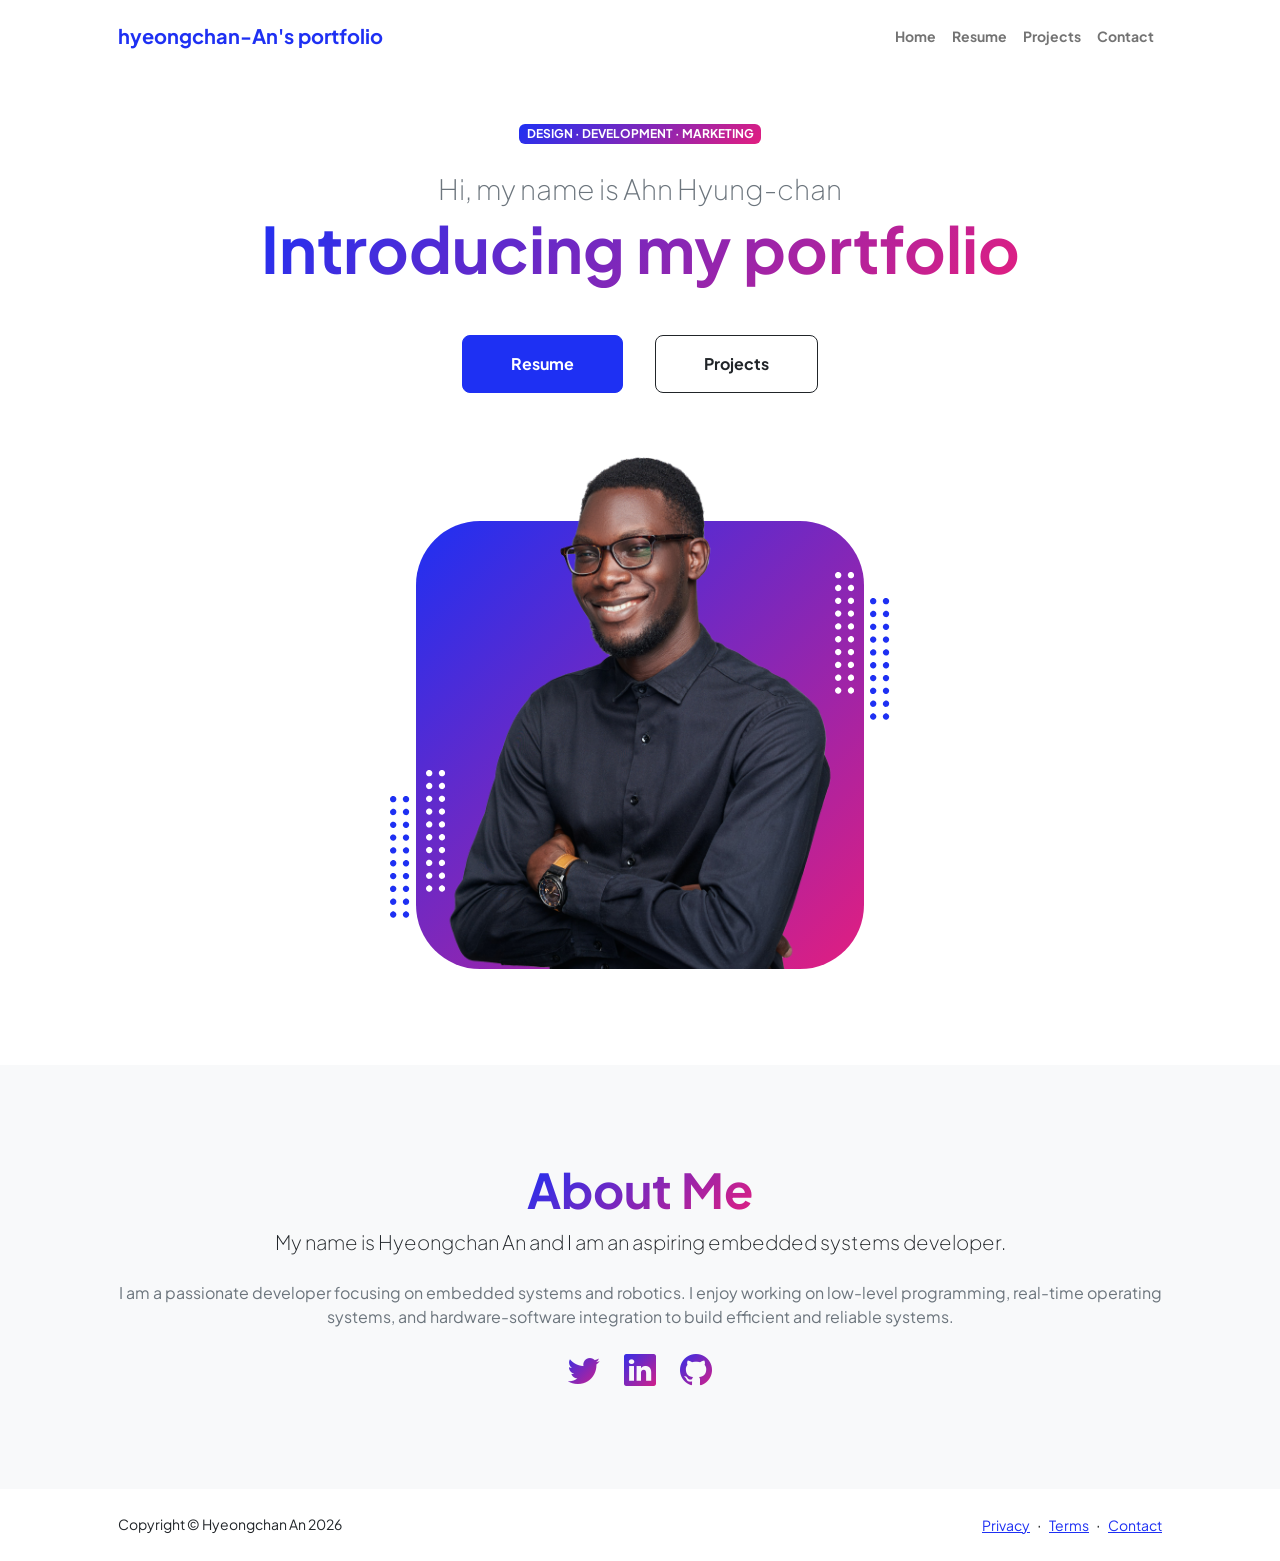
<file: index.html>
<!DOCTYPE html>
<html lang="en">
    <head>
        <meta charset="utf-8" />
        <meta name="viewport" content="width=device-width, initial-scale=1, shrink-to-fit=no" />
        <meta name="description" content="" />
        <meta name="author" content="" />
        <title>Hyeongchan An's Portfolio - Home</title>
        <!-- Favicon-->
        <link rel="icon" type="image/x-icon" href="assets/favicon.ico" />
        <!-- Custom Google font-->
        <link rel="preconnect" href="https://fonts.googleapis.com" />
        <link rel="preconnect" href="https://fonts.gstatic.com" crossorigin />
        <link href="https://fonts.googleapis.com/css2?family=Plus+Jakarta+Sans:wght@100;200;300;400;500;600;700;800;900&amp;display=swap" rel="stylesheet" />
        <!-- Bootstrap icons-->
        <link href="https://cdn.jsdelivr.net/npm/bootstrap-icons@1.8.1/font/bootstrap-icons.css" rel="stylesheet" />
        <!-- Core theme CSS (includes Bootstrap)-->
        <link href="css/styles.css" rel="stylesheet" />
    </head>
    <body class="d-flex flex-column h-100">
        <main class="flex-shrink-0">
            <!-- Navigation-->
            <nav class="navbar navbar-expand-lg navbar-light bg-white py-3">
                <div class="container px-5">
                    <a class="navbar-brand" href="index.html"><span class="fw-bolder text-primary">hyeongchan-An's portfolio</span></a>
                    <button class="navbar-toggler" type="button" data-bs-toggle="collapse" data-bs-target="#navbarSupportedContent" aria-controls="navbarSupportedContent" aria-expanded="false" aria-label="Toggle navigation"><span class="navbar-toggler-icon"></span></button>
                    <div class="collapse navbar-collapse" id="navbarSupportedContent">
                        <ul class="navbar-nav ms-auto mb-2 mb-lg-0 small fw-bolder">
                            <li class="nav-item"><a class="nav-link" href="index.html">Home</a></li>
                            <li class="nav-item"><a class="nav-link" href="resume.html">Resume</a></li>
                            <li class="nav-item"><a class="nav-link" href="projects.html">Projects</a></li>
                            <li class="nav-item"><a class="nav-link" href="contact.html">Contact</a></li>
                        </ul>
                    </div>
                </div>
            </nav>
            <!-- Header-->
            <header class="py-5">
                <div class="container px-5 pb-5">
                    <div class="row gx-5 align-items-center">
                        <div class="col-xxl-5">
                            <!-- Header text content-->
                            <div class="text-center text-xxl-start">
                                <div class="badge bg-gradient-primary-to-secondary text-white mb-4"><div class="text-uppercase">Design &middot; Development &middot; Marketing</div></div>
                                <div class="fs-3 fw-light text-muted">Hi, my name is Ahn Hyung-chan</div>
                                <h1 class="display-3 fw-bolder mb-5"><span class="text-gradient d-inline">Introducing my portfolio</span></h1>
                                <div class="d-grid gap-3 d-sm-flex justify-content-sm-center justify-content-xxl-start mb-3">
                                    <a class="btn btn-primary btn-lg px-5 py-3 me-sm-3 fs-6 fw-bolder" href="resume.html">Resume</a>
                                    <a class="btn btn-outline-dark btn-lg px-5 py-3 fs-6 fw-bolder" href="projects.html">Projects</a>
                                </div>
                            </div>
                        </div>
                        <div class="col-xxl-7">
                            <!-- Header profile picture-->
                            <div class="d-flex justify-content-center mt-5 mt-xxl-0">
                                <div class="profile bg-gradient-primary-to-secondary">
                                    <!-- TIP: For best results, use a photo with a transparent background like the demo example below-->
                                    <!-- Watch a tutorial on how to do this on YouTube (link)-->
                                    <img class="profile-img" src="assets/profile.png" alt="..." />
                                    <div class="dots-1">
                                        <!-- SVG Dots-->
                                        <svg version="1.1" xmlns="http://www.w3.org/2000/svg" xmlns:xlink="http://www.w3.org/1999/xlink" x="0px" y="0px" viewBox="0 0 191.6 1215.4" style="enable-background: new 0 0 191.6 1215.4" xml:space="preserve">
                                            <g transform="translate(0.000000,1280.000000) scale(0.100000,-0.100000)">
                                                <path d="M227.7,12788.6c-105-35-200-141-222-248c-43-206,163-412,369-369c155,32,275,190,260,339c-11,105-90,213-190,262        C383.7,12801.6,289.7,12808.6,227.7,12788.6z"></path>
                                                <path d="M1507.7,12788.6c-151-50-253-216-222-362c25-119,136-230,254-255c194-41,395,142,375,339c-11,105-90,213-190,262        C1663.7,12801.6,1569.7,12808.6,1507.7,12788.6z"></path>
                                                <path d="M227.7,11508.6c-105-35-200-141-222-248c-43-206,163-412,369-369c155,32,275,190,260,339c-11,105-90,213-190,262        C383.7,11521.6,289.7,11528.6,227.7,11508.6z"></path>
                                                <path d="M1507.7,11508.6c-151-50-253-216-222-362c25-119,136-230,254-255c194-41,395,142,375,339c-11,105-90,213-190,262        C1663.7,11521.6,1569.7,11528.6,1507.7,11508.6z"></path>
                                                <path d="M227.7,10228.6c-105-35-200-141-222-248c-43-206,163-412,369-369c155,32,275,190,260,339c-11,105-90,213-190,262        C383.7,10241.6,289.7,10248.6,227.7,10228.6z"></path>
                                                <path d="M1507.7,10228.6c-105-35-200-141-222-248c-43-206,163-412,369-369c155,32,275,190,260,339c-11,105-90,213-190,262        C1663.7,10241.6,1569.7,10248.6,1507.7,10228.6z"></path>
                                                <path d="M227.7,8948.6c-105-35-200-141-222-248c-43-206,163-412,369-369c155,32,275,190,260,339c-11,105-90,213-190,262        C383.7,8961.6,289.7,8968.6,227.7,8948.6z"></path>
                                                <path d="M1507.7,8948.6c-105-35-200-141-222-248c-43-206,163-412,369-369c155,32,275,190,260,339c-11,105-90,213-190,262        C1663.7,8961.6,1569.7,8968.6,1507.7,8948.6z"></path>
                                                <path d="M227.7,7668.6c-105-35-200-141-222-248c-43-206,163-412,369-369c155,32,275,190,260,339c-11,105-90,213-190,262        C383.7,7681.6,289.7,7688.6,227.7,7668.6z"></path>
                                                <path d="M1507.7,7668.6c-105-35-200-141-222-248c-43-206,163-412,369-369c155,32,275,190,260,339c-11,105-90,213-190,262        C1663.7,7681.6,1569.7,7688.6,1507.7,7668.6z"></path>
                                                <path d="M227.7,6388.6c-105-35-200-141-222-248c-43-206,163-412,369-369c155,32,275,190,260,339c-11,105-90,213-190,262        C383.7,6401.6,289.7,6408.6,227.7,6388.6z"></path>
                                                <path d="M1507.7,6388.6c-105-35-200-141-222-248c-43-206,163-412,369-369c155,32,275,190,260,339c-11,105-90,213-190,262        C1663.7,6401.6,1569.7,6408.6,1507.7,6388.6z"></path>
                                                <path d="M227.7,5108.6c-105-35-200-141-222-248c-43-206,163-412,369-369c155,32,275,190,260,339c-11,105-90,213-190,262        C383.7,5121.6,289.7,5128.6,227.7,5108.6z"></path>
                                                <path d="M1507.7,5108.6c-105-35-200-141-222-248c-43-206,163-412,369-369c155,32,275,190,260,339c-11,105-90,213-190,262        C1663.7,5121.6,1569.7,5128.6,1507.7,5108.6z"></path>
                                                <path d="M227.7,3828.6c-105-35-200-141-222-248c-43-206,163-412,369-369c155,32,275,190,260,339c-11,105-90,213-190,262        C383.7,3841.6,289.7,3848.6,227.7,3828.6z"></path>
                                                <path d="M1507.7,3828.6c-105-35-200-141-222-248c-43-206,163-412,369-369c155,32,275,190,260,339c-11,105-90,213-190,262        C1663.7,3841.6,1569.7,3848.6,1507.7,3828.6z"></path>
                                                <path d="M227.7,2548.6c-105-35-200-141-222-248c-43-206,163-412,369-369c155,32,275,190,260,339c-11,105-90,213-190,262        C383.7,2561.6,289.7,2568.6,227.7,2548.6z"></path>
                                                <path d="M1507.7,2548.6c-105-35-200-141-222-248c-43-206,163-412,369-369c155,32,275,190,260,339c-11,105-90,213-190,262        C1663.7,2561.6,1569.7,2568.6,1507.7,2548.6z"></path>
                                                <path d="M227.7,1268.6c-105-35-200-141-222-248c-43-206,163-412,369-369c155,32,275,190,260,339c-11,105-90,213-190,262        C383.7,1281.6,289.7,1288.6,227.7,1268.6z"></path>
                                                <path d="M1507.7,1268.6c-105-35-200-141-222-248c-43-206,163-412,369-369c155,32,275,190,260,339c-11,105-90,213-190,262        C1663.7,1281.6,1569.7,1288.6,1507.7,1268.6z"></path>
                                            </g>
                                        </svg>
                                        <!-- END of SVG dots-->
                                    </div>
                                    <div class="dots-2">
                                        <!-- SVG Dots-->
                                        <svg version="1.1" xmlns="http://www.w3.org/2000/svg" xmlns:xlink="http://www.w3.org/1999/xlink" x="0px" y="0px" viewBox="0 0 191.6 1215.4" style="enable-background: new 0 0 191.6 1215.4" xml:space="preserve">
                                            <g transform="translate(0.000000,1280.000000) scale(0.100000,-0.100000)">
                                                <path d="M227.7,12788.6c-105-35-200-141-222-248c-43-206,163-412,369-369c155,32,275,190,260,339c-11,105-90,213-190,262        C383.7,12801.6,289.7,12808.6,227.7,12788.6z"></path>
                                                <path d="M1507.7,12788.6c-151-50-253-216-222-362c25-119,136-230,254-255c194-41,395,142,375,339c-11,105-90,213-190,262        C1663.7,12801.6,1569.7,12808.6,1507.7,12788.6z"></path>
                                                <path d="M227.7,11508.6c-105-35-200-141-222-248c-43-206,163-412,369-369c155,32,275,190,260,339c-11,105-90,213-190,262        C383.7,11521.6,289.7,11528.6,227.7,11508.6z"></path>
                                                <path d="M1507.7,11508.6c-151-50-253-216-222-362c25-119,136-230,254-255c194-41,395,142,375,339c-11,105-90,213-190,262        C1663.7,11521.6,1569.7,11528.6,1507.7,11508.6z"></path>
                                                <path d="M227.7,10228.6c-105-35-200-141-222-248c-43-206,163-412,369-369c155,32,275,190,260,339c-11,105-90,213-190,262        C383.7,10241.6,289.7,10248.6,227.7,10228.6z"></path>
                                                <path d="M1507.7,10228.6c-105-35-200-141-222-248c-43-206,163-412,369-369c155,32,275,190,260,339c-11,105-90,213-190,262        C1663.7,10241.6,1569.7,10248.6,1507.7,10228.6z"></path>
                                                <path d="M227.7,8948.6c-105-35-200-141-222-248c-43-206,163-412,369-369c155,32,275,190,260,339c-11,105-90,213-190,262        C383.7,8961.6,289.7,8968.6,227.7,8948.6z"></path>
                                                <path d="M1507.7,8948.6c-105-35-200-141-222-248c-43-206,163-412,369-369c155,32,275,190,260,339c-11,105-90,213-190,262        C1663.7,8961.6,1569.7,8968.6,1507.7,8948.6z"></path>
                                                <path d="M227.7,7668.6c-105-35-200-141-222-248c-43-206,163-412,369-369c155,32,275,190,260,339c-11,105-90,213-190,262        C383.7,7681.6,289.7,7688.6,227.7,7668.6z"></path>
                                                <path d="M1507.7,7668.6c-105-35-200-141-222-248c-43-206,163-412,369-369c155,32,275,190,260,339c-11,105-90,213-190,262        C1663.7,7681.6,1569.7,7688.6,1507.7,7668.6z"></path>
                                                <path d="M227.7,6388.6c-105-35-200-141-222-248c-43-206,163-412,369-369c155,32,275,190,260,339c-11,105-90,213-190,262        C383.7,6401.6,289.7,6408.6,227.7,6388.6z"></path>
                                                <path d="M1507.7,6388.6c-105-35-200-141-222-248c-43-206,163-412,369-369c155,32,275,190,260,339c-11,105-90,213-190,262        C1663.7,6401.6,1569.7,6408.6,1507.7,6388.6z"></path>
                                                <path d="M227.7,5108.6c-105-35-200-141-222-248c-43-206,163-412,369-369c155,32,275,190,260,339c-11,105-90,213-190,262        C383.7,5121.6,289.7,5128.6,227.7,5108.6z"></path>
                                                <path d="M1507.7,5108.6c-105-35-200-141-222-248c-43-206,163-412,369-369c155,32,275,190,260,339c-11,105-90,213-190,262        C1663.7,5121.6,1569.7,5128.6,1507.7,5108.6z"></path>
                                                <path d="M227.7,3828.6c-105-35-200-141-222-248c-43-206,163-412,369-369c155,32,275,190,260,339c-11,105-90,213-190,262        C383.7,3841.6,289.7,3848.6,227.7,3828.6z"></path>
                                                <path d="M1507.7,3828.6c-105-35-200-141-222-248c-43-206,163-412,369-369c155,32,275,190,260,339c-11,105-90,213-190,262        C1663.7,3841.6,1569.7,3848.6,1507.7,3828.6z"></path>
                                                <path d="M227.7,2548.6c-105-35-200-141-222-248c-43-206,163-412,369-369c155,32,275,190,260,339c-11,105-90,213-190,262        C383.7,2561.6,289.7,2568.6,227.7,2548.6z"></path>
                                                <path d="M1507.7,2548.6c-105-35-200-141-222-248c-43-206,163-412,369-369c155,32,275,190,260,339c-11,105-90,213-190,262        C1663.7,2561.6,1569.7,2568.6,1507.7,2548.6z"></path>
                                                <path d="M227.7,1268.6c-105-35-200-141-222-248c-43-206,163-412,369-369c155,32,275,190,260,339c-11,105-90,213-190,262        C383.7,1281.6,289.7,1288.6,227.7,1268.6z"></path>
                                                <path d="M1507.7,1268.6c-105-35-200-141-222-248c-43-206,163-412,369-369c155,32,275,190,260,339c-11,105-90,213-190,262        C1663.7,1281.6,1569.7,1288.6,1507.7,1268.6z"></path>
                                            </g>
                                        </svg>
                                        <!-- END of SVG dots-->
                                    </div>
                                    <div class="dots-3">
                                        <!-- SVG Dots-->
                                        <svg version="1.1" xmlns="http://www.w3.org/2000/svg" xmlns:xlink="http://www.w3.org/1999/xlink" x="0px" y="0px" viewBox="0 0 191.6 1215.4" style="enable-background: new 0 0 191.6 1215.4" xml:space="preserve">
                                            <g transform="translate(0.000000,1280.000000) scale(0.100000,-0.100000)">
                                                <path d="M227.7,12788.6c-105-35-200-141-222-248c-43-206,163-412,369-369c155,32,275,190,260,339c-11,105-90,213-190,262        C383.7,12801.6,289.7,12808.6,227.7,12788.6z"></path>
                                                <path d="M1507.7,12788.6c-151-50-253-216-222-362c25-119,136-230,254-255c194-41,395,142,375,339c-11,105-90,213-190,262        C1663.7,12801.6,1569.7,12808.6,1507.7,12788.6z"></path>
                                                <path d="M227.7,11508.6c-105-35-200-141-222-248c-43-206,163-412,369-369c155,32,275,190,260,339c-11,105-90,213-190,262        C383.7,11521.6,289.7,11528.6,227.7,11508.6z"></path>
                                                <path d="M1507.7,11508.6c-151-50-253-216-222-362c25-119,136-230,254-255c194-41,395,142,375,339c-11,105-90,213-190,262        C1663.7,11521.6,1569.7,11528.6,1507.7,11508.6z"></path>
                                                <path d="M227.7,10228.6c-105-35-200-141-222-248c-43-206,163-412,369-369c155,32,275,190,260,339c-11,105-90,213-190,262        C383.7,10241.6,289.7,10248.6,227.7,10228.6z"></path>
                                                <path d="M1507.7,10228.6c-105-35-200-141-222-248c-43-206,163-412,369-369c155,32,275,190,260,339c-11,105-90,213-190,262        C1663.7,10241.6,1569.7,10248.6,1507.7,10228.6z"></path>
                                                <path d="M227.7,8948.6c-105-35-200-141-222-248c-43-206,163-412,369-369c155,32,275,190,260,339c-11,105-90,213-190,262        C383.7,8961.6,289.7,8968.6,227.7,8948.6z"></path>
                                                <path d="M1507.7,8948.6c-105-35-200-141-222-248c-43-206,163-412,369-369c155,32,275,190,260,339c-11,105-90,213-190,262        C1663.7,8961.6,1569.7,8968.6,1507.7,8948.6z"></path>
                                                <path d="M227.7,7668.6c-105-35-200-141-222-248c-43-206,163-412,369-369c155,32,275,190,260,339c-11,105-90,213-190,262        C383.7,7681.6,289.7,7688.6,227.7,7668.6z"></path>
                                                <path d="M1507.7,7668.6c-105-35-200-141-222-248c-43-206,163-412,369-369c155,32,275,190,260,339c-11,105-90,213-190,262        C1663.7,7681.6,1569.7,7688.6,1507.7,7668.6z"></path>
                                                <path d="M227.7,6388.6c-105-35-200-141-222-248c-43-206,163-412,369-369c155,32,275,190,260,339c-11,105-90,213-190,262        C383.7,6401.6,289.7,6408.6,227.7,6388.6z"></path>
                                                <path d="M1507.7,6388.6c-105-35-200-141-222-248c-43-206,163-412,369-369c155,32,275,190,260,339c-11,105-90,213-190,262        C1663.7,6401.6,1569.7,6408.6,1507.7,6388.6z"></path>
                                                <path d="M227.7,5108.6c-105-35-200-141-222-248c-43-206,163-412,369-369c155,32,275,190,260,339c-11,105-90,213-190,262        C383.7,5121.6,289.7,5128.6,227.7,5108.6z"></path>
                                                <path d="M1507.7,5108.6c-105-35-200-141-222-248c-43-206,163-412,369-369c155,32,275,190,260,339c-11,105-90,213-190,262        C1663.7,5121.6,1569.7,5128.6,1507.7,5108.6z"></path>
                                                <path d="M227.7,3828.6c-105-35-200-141-222-248c-43-206,163-412,369-369c155,32,275,190,260,339c-11,105-90,213-190,262        C383.7,3841.6,289.7,3848.6,227.7,3828.6z"></path>
                                                <path d="M1507.7,3828.6c-105-35-200-141-222-248c-43-206,163-412,369-369c155,32,275,190,260,339c-11,105-90,213-190,262        C1663.7,3841.6,1569.7,3848.6,1507.7,3828.6z"></path>
                                                <path d="M227.7,2548.6c-105-35-200-141-222-248c-43-206,163-412,369-369c155,32,275,190,260,339c-11,105-90,213-190,262        C383.7,2561.6,289.7,2568.6,227.7,2548.6z"></path>
                                                <path d="M1507.7,2548.6c-105-35-200-141-222-248c-43-206,163-412,369-369c155,32,275,190,260,339c-11,105-90,213-190,262        C1663.7,2561.6,1569.7,2568.6,1507.7,2548.6z"></path>
                                                <path d="M227.7,1268.6c-105-35-200-141-222-248c-43-206,163-412,369-369c155,32,275,190,260,339c-11,105-90,213-190,262        C383.7,1281.6,289.7,1288.6,227.7,1268.6z"></path>
                                                <path d="M1507.7,1268.6c-105-35-200-141-222-248c-43-206,163-412,369-369c155,32,275,190,260,339c-11,105-90,213-190,262        C1663.7,1281.6,1569.7,1288.6,1507.7,1268.6z"></path>
                                            </g>
                                        </svg>
                                        <!-- END of SVG dots-->
                                    </div>
                                    <div class="dots-4">
                                        <!-- SVG Dots-->
                                        <svg version="1.1" xmlns="http://www.w3.org/2000/svg" xmlns:xlink="http://www.w3.org/1999/xlink" x="0px" y="0px" viewBox="0 0 191.6 1215.4" style="enable-background: new 0 0 191.6 1215.4" xml:space="preserve">
                                            <g transform="translate(0.000000,1280.000000) scale(0.100000,-0.100000)">
                                                <path d="M227.7,12788.6c-105-35-200-141-222-248c-43-206,163-412,369-369c155,32,275,190,260,339c-11,105-90,213-190,262        C383.7,12801.6,289.7,12808.6,227.7,12788.6z"></path>
                                                <path d="M1507.7,12788.6c-151-50-253-216-222-362c25-119,136-230,254-255c194-41,395,142,375,339c-11,105-90,213-190,262        C1663.7,12801.6,1569.7,12808.6,1507.7,12788.6z"></path>
                                                <path d="M227.7,11508.6c-105-35-200-141-222-248c-43-206,163-412,369-369c155,32,275,190,260,339c-11,105-90,213-190,262        C383.7,11521.6,289.7,11528.6,227.7,11508.6z"></path>
                                                <path d="M1507.7,11508.6c-151-50-253-216-222-362c25-119,136-230,254-255c194-41,395,142,375,339c-11,105-90,213-190,262        C1663.7,11521.6,1569.7,11528.6,1507.7,11508.6z"></path>
                                                <path d="M227.7,10228.6c-105-35-200-141-222-248c-43-206,163-412,369-369c155,32,275,190,260,339c-11,105-90,213-190,262        C383.7,10241.6,289.7,10248.6,227.7,10228.6z"></path>
                                                <path d="M1507.7,10228.6c-105-35-200-141-222-248c-43-206,163-412,369-369c155,32,275,190,260,339c-11,105-90,213-190,262        C1663.7,10241.6,1569.7,10248.6,1507.7,10228.6z"></path>
                                                <path d="M227.7,8948.6c-105-35-200-141-222-248c-43-206,163-412,369-369c155,32,275,190,260,339c-11,105-90,213-190,262        C383.7,8961.6,289.7,8968.6,227.7,8948.6z"></path>
                                                <path d="M1507.7,8948.6c-105-35-200-141-222-248c-43-206,163-412,369-369c155,32,275,190,260,339c-11,105-90,213-190,262        C1663.7,8961.6,1569.7,8968.6,1507.7,8948.6z"></path>
                                                <path d="M227.7,7668.6c-105-35-200-141-222-248c-43-206,163-412,369-369c155,32,275,190,260,339c-11,105-90,213-190,262        C383.7,7681.6,289.7,7688.6,227.7,7668.6z"></path>
                                                <path d="M1507.7,7668.6c-105-35-200-141-222-248c-43-206,163-412,369-369c155,32,275,190,260,339c-11,105-90,213-190,262        C1663.7,7681.6,1569.7,7688.6,1507.7,7668.6z"></path>
                                                <path d="M227.7,6388.6c-105-35-200-141-222-248c-43-206,163-412,369-369c155,32,275,190,260,339c-11,105-90,213-190,262        C383.7,6401.6,289.7,6408.6,227.7,6388.6z"></path>
                                                <path d="M1507.7,6388.6c-105-35-200-141-222-248c-43-206,163-412,369-369c155,32,275,190,260,339c-11,105-90,213-190,262        C1663.7,6401.6,1569.7,6408.6,1507.7,6388.6z"></path>
                                                <path d="M227.7,5108.6c-105-35-200-141-222-248c-43-206,163-412,369-369c155,32,275,190,260,339c-11,105-90,213-190,262        C383.7,5121.6,289.7,5128.6,227.7,5108.6z"></path>
                                                <path d="M1507.7,5108.6c-105-35-200-141-222-248c-43-206,163-412,369-369c155,32,275,190,260,339c-11,105-90,213-190,262        C1663.7,5121.6,1569.7,5128.6,1507.7,5108.6z"></path>
                                                <path d="M227.7,3828.6c-105-35-200-141-222-248c-43-206,163-412,369-369c155,32,275,190,260,339c-11,105-90,213-190,262        C383.7,3841.6,289.7,3848.6,227.7,3828.6z"></path>
                                                <path d="M1507.7,3828.6c-105-35-200-141-222-248c-43-206,163-412,369-369c155,32,275,190,260,339c-11,105-90,213-190,262        C1663.7,3841.6,1569.7,3848.6,1507.7,3828.6z"></path>
                                                <path d="M227.7,2548.6c-105-35-200-141-222-248c-43-206,163-412,369-369c155,32,275,190,260,339c-11,105-90,213-190,262        C383.7,2561.6,289.7,2568.6,227.7,2548.6z"></path>
                                                <path d="M1507.7,2548.6c-105-35-200-141-222-248c-43-206,163-412,369-369c155,32,275,190,260,339c-11,105-90,213-190,262        C1663.7,2561.6,1569.7,2568.6,1507.7,2548.6z"></path>
                                                <path d="M227.7,1268.6c-105-35-200-141-222-248c-43-206,163-412,369-369c155,32,275,190,260,339c-11,105-90,213-190,262        C383.7,1281.6,289.7,1288.6,227.7,1268.6z"></path>
                                                <path d="M1507.7,1268.6c-105-35-200-141-222-248c-43-206,163-412,369-369c155,32,275,190,260,339c-11,105-90,213-190,262        C1663.7,1281.6,1569.7,1288.6,1507.7,1268.6z"></path>
                                            </g>
                                        </svg>
                                        <!-- END of SVG dots-->
                                    </div>
                                </div>
                            </div>
                        </div>
                    </div>
                </div>
            </header>
            <!-- About Section-->
            <section class="bg-light py-5">
                <div class="container px-5">
                    <div class="row gx-5 justify-content-center">
                        <div class="col-xxl-8">
                            <div class="text-center my-5">
                                <h2 class="display-5 fw-bolder"><span class="text-gradient d-inline">About Me</span></h2>
                                <p class="lead fw-light mb-4">My name is Hyeongchan An and I am an aspiring embedded systems developer.</p>
                                <p class="text-muted">I am a passionate developer focusing on embedded systems and robotics. I enjoy working on low-level programming, real-time operating systems, and hardware-software integration to build efficient and reliable systems.</p>
                                <div class="d-flex justify-content-center fs-2 gap-4">
                                    <a class="text-gradient" href="#!"><i class="bi bi-twitter"></i></a>
                                    <a class="text-gradient" href="#!"><i class="bi bi-linkedin"></i></a>
                                    <a class="text-gradient" href="#!"><i class="bi bi-github"></i></a>
                                </div>
                            </div>
                        </div>
                    </div>
                </div>
            </section>
        </main>
        <!-- Footer-->
        <footer class="bg-white py-4 mt-auto">
            <div class="container px-5">
                <div class="row align-items-center justify-content-between flex-column flex-sm-row">
                    <div class="col-auto"><div class="small m-0">Copyright &copy; Hyeongchan An 2026</div></div>
                    <div class="col-auto">
                        <a class="small" href="#!">Privacy</a>
                        <span class="mx-1">&middot;</span>
                        <a class="small" href="#!">Terms</a>
                        <span class="mx-1">&middot;</span>
                        <a class="small" href="#!">Contact</a>
                    </div>
                </div>
            </div>
        </footer>
        <!-- Bootstrap core JS-->
        <script src="https://cdn.jsdelivr.net/npm/bootstrap@5.2.3/dist/js/bootstrap.bundle.min.js"></script>
        <!-- Core theme JS-->
        <script src="js/scripts.js"></script>
    </body>
</html>
</file>
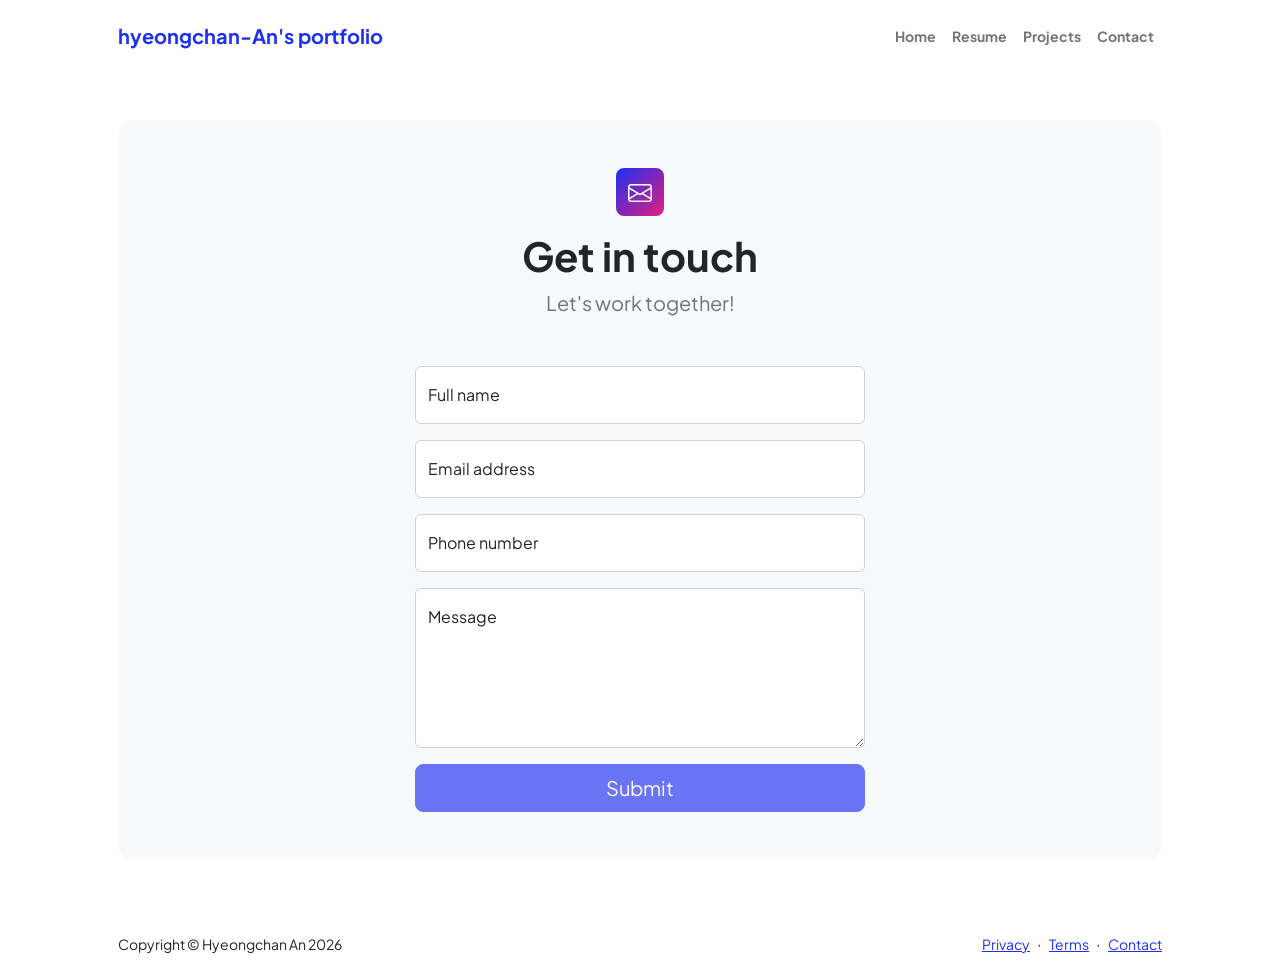
<file: contact.html>
<!DOCTYPE html>
<html lang="en">
    <head>
        <meta charset="utf-8" />
        <meta name="viewport" content="width=device-width, initial-scale=1, shrink-to-fit=no" />
        <meta name="description" content />
        <meta name="author" content />
        <title>Hyeongchan An's Portfolio - Contact</title>
        <!-- Favicon-->
        <link rel="icon" type="image/x-icon" href="assets/favicon.ico" />
        <!-- Custom Google font-->
        <link rel="preconnect" href="https://fonts.googleapis.com" />
        <link rel="preconnect" href="https://fonts.gstatic.com" crossorigin />
        <link href="https://fonts.googleapis.com/css2?family=Plus+Jakarta+Sans:wght@100;200;300;400;500;600;700;800;900&amp;display=swap" rel="stylesheet" />
        <!-- Bootstrap icons-->
        <link href="https://cdn.jsdelivr.net/npm/bootstrap-icons@1.8.1/font/bootstrap-icons.css" rel="stylesheet" />
        <!-- Core theme CSS (includes Bootstrap)-->
        <link href="css/styles.css" rel="stylesheet" />
    </head>
    <body class="d-flex flex-column">
        <main class="flex-shrink-0">
            <!-- Navigation-->
            <nav class="navbar navbar-expand-lg navbar-light bg-white py-3">
                <div class="container px-5">
                    <a class="navbar-brand" href="index.html"><span class="fw-bolder text-primary">hyeongchan-An's portfolio</span></a>
                    <button class="navbar-toggler" type="button" data-bs-toggle="collapse" data-bs-target="#navbarSupportedContent" aria-controls="navbarSupportedContent" aria-expanded="false" aria-label="Toggle navigation"><span class="navbar-toggler-icon"></span></button>
                    <div class="collapse navbar-collapse" id="navbarSupportedContent">
                        <ul class="navbar-nav ms-auto mb-2 mb-lg-0 small fw-bolder">
                            <li class="nav-item"><a class="nav-link" href="index.html">Home</a></li>
                            <li class="nav-item"><a class="nav-link" href="resume.html">Resume</a></li>
                            <li class="nav-item"><a class="nav-link" href="projects.html">Projects</a></li>
                            <li class="nav-item"><a class="nav-link" href="contact.html">Contact</a></li>
                        </ul>
                    </div>
                </div>
            </nav>
            <!-- Page content-->
            <section class="py-5">
                <div class="container px-5">
                    <!-- Contact form-->
                    <div class="bg-light rounded-4 py-5 px-4 px-md-5">
                        <div class="text-center mb-5">
                            <div class="feature bg-primary bg-gradient-primary-to-secondary text-white rounded-3 mb-3"><i class="bi bi-envelope"></i></div>
                            <h1 class="fw-bolder">Get in touch</h1>
                            <p class="lead fw-normal text-muted mb-0">Let's work together!</p>
                        </div>
                        <div class="row gx-5 justify-content-center">
                            <div class="col-lg-8 col-xl-6">
                                <!-- * * * * * * * * * * * * * * *-->
                                <!-- * * SB Forms Contact Form * *-->
                                <!-- * * * * * * * * * * * * * * *-->
                                <!-- This form is pre-integrated with SB Forms.-->
                                <!-- To make this form functional, sign up at-->
                                <!-- https://startbootstrap.com/solution/contact-forms-->
                                <!-- to get an API token!-->
                                <form id="contactForm" data-sb-form-api-token="API_TOKEN">
                                    <!-- Name input-->
                                    <div class="form-floating mb-3">
                                        <input class="form-control" id="name" type="text" placeholder="Enter your name..." data-sb-validations="required" />
                                        <label for="name">Full name</label>
                                        <div class="invalid-feedback" data-sb-feedback="name:required">A name is required.</div>
                                    </div>
                                    <!-- Email address input-->
                                    <div class="form-floating mb-3">
                                        <input class="form-control" id="email" type="email" placeholder="name@example.com" data-sb-validations="required,email" />
                                        <label for="email">Email address</label>
                                        <div class="invalid-feedback" data-sb-feedback="email:required">An email is required.</div>
                                        <div class="invalid-feedback" data-sb-feedback="email:email">Email is not valid.</div>
                                    </div>
                                    <!-- Phone number input-->
                                    <div class="form-floating mb-3">
                                        <input class="form-control" id="phone" type="tel" placeholder="(123) 456-7890" data-sb-validations="required" />
                                        <label for="phone">Phone number</label>
                                        <div class="invalid-feedback" data-sb-feedback="phone:required">A phone number is required.</div>
                                    </div>
                                    <!-- Message input-->
                                    <div class="form-floating mb-3">
                                        <textarea class="form-control" id="message" type="text" placeholder="Enter your message here..." style="height: 10rem" data-sb-validations="required"></textarea>
                                        <label for="message">Message</label>
                                        <div class="invalid-feedback" data-sb-feedback="message:required">A message is required.</div>
                                    </div>
                                    <!-- Submit success message-->
                                    <!---->
                                    <!-- This is what your users will see when the form-->
                                    <!-- has successfully submitted-->
                                    <div class="d-none" id="submitSuccessMessage">
                                        <div class="text-center mb-3">
                                            <div class="fw-bolder">Form submission successful!</div>
                                            To activate this form, sign up at
                                            <br />
                                            <a href="https://startbootstrap.com/solution/contact-forms">https://startbootstrap.com/solution/contact-forms</a>
                                        </div>
                                    </div>
                                    <!-- Submit error message-->
                                    <!---->
                                    <!-- This is what your users will see when there is-->
                                    <!-- an error submitting the form-->
                                    <div class="d-none" id="submitErrorMessage"><div class="text-center text-danger mb-3">Error sending message!</div></div>
                                    <!-- Submit Button-->
                                    <div class="d-grid"><button class="btn btn-primary btn-lg disabled" id="submitButton" type="submit">Submit</button></div>
                                </form>
                            </div>
                        </div>
                    </div>
                </div>
            </section>
        </main>
        <!-- Footer-->
        <footer class="bg-white py-4 mt-auto">
            <div class="container px-5">
                <div class="row align-items-center justify-content-between flex-column flex-sm-row">
                    <div class="col-auto"><div class="small m-0">Copyright &copy; Hyeongchan An 2026</div></div>
                    <div class="col-auto">
                        <a class="small" href="#!">Privacy</a>
                        <span class="mx-1">&middot;</span>
                        <a class="small" href="#!">Terms</a>
                        <span class="mx-1">&middot;</span>
                        <a class="small" href="#!">Contact</a>
                    </div>
                </div>
            </div>
        </footer>
        <!-- Bootstrap core JS-->
        <script src="https://cdn.jsdelivr.net/npm/bootstrap@5.2.3/dist/js/bootstrap.bundle.min.js"></script>
        <!-- Core theme JS-->
        <script src="js/scripts.js"></script>
        <!-- * * * * * * * * * * * * * * * * * * * * * * * * * * * * * * * * * * * * * * * *-->
        <!-- * *                               SB Forms JS                               * *-->
        <!-- * * Activate your form at https://startbootstrap.com/solution/contact-forms * *-->
        <!-- * * * * * * * * * * * * * * * * * * * * * * * * * * * * * * * * * * * * * * * *-->
        <script src="https://cdn.startbootstrap.com/sb-forms-latest.js"></script>
    </body>
</html>
</file>
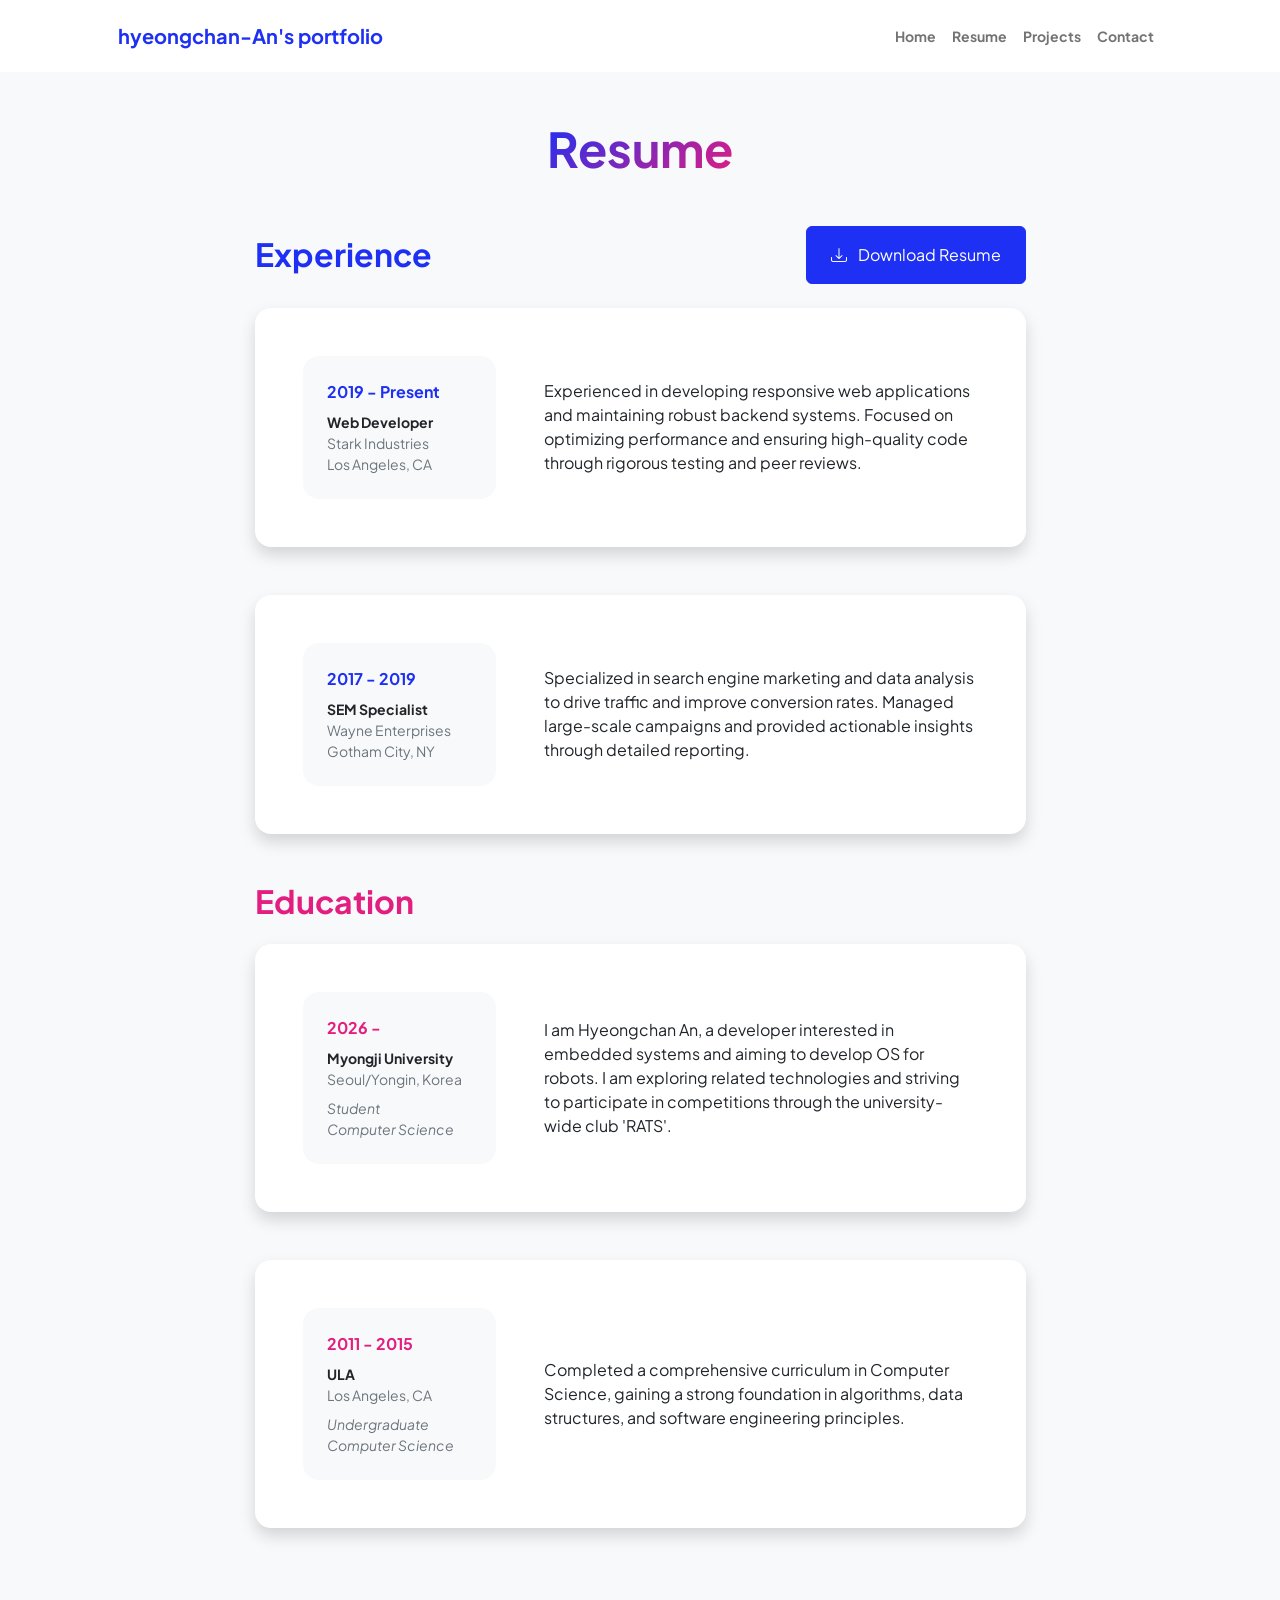
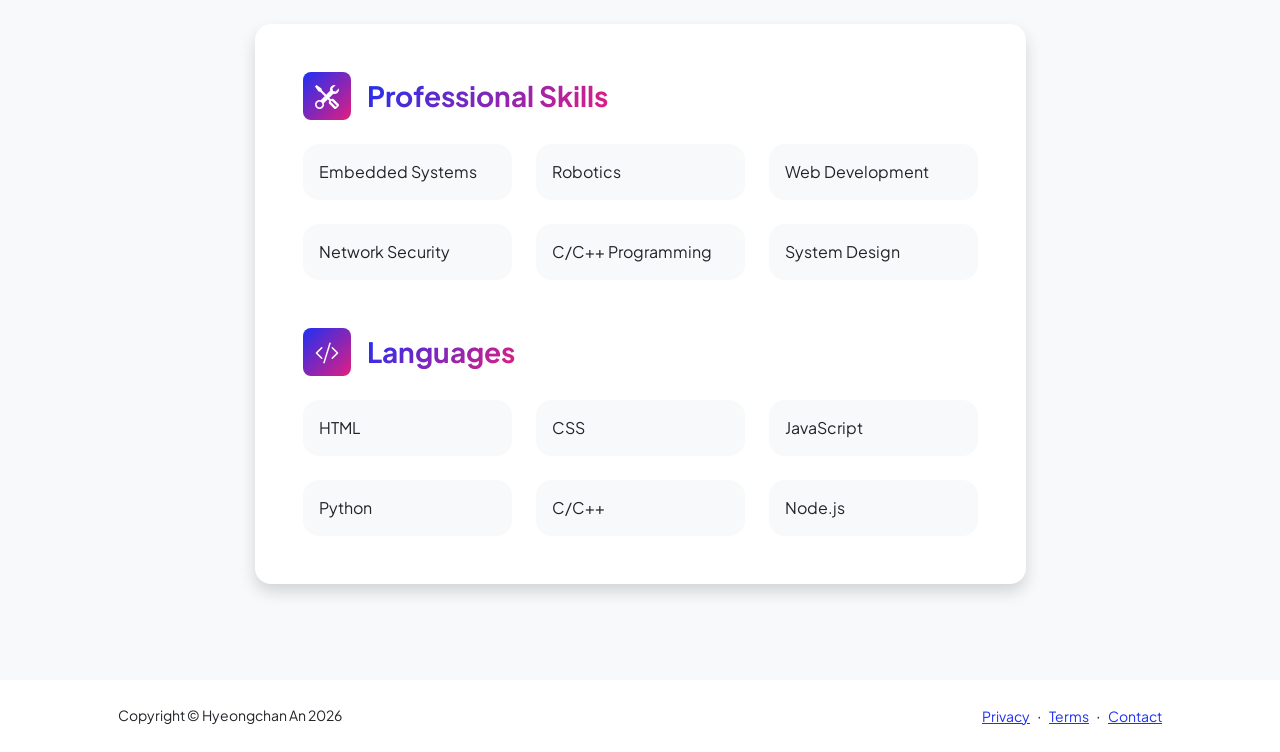
<file: resume.html>
<!DOCTYPE html>
<html lang="en">
    <head>
        <meta charset="utf-8" />
        <meta name="viewport" content="width=device-width, initial-scale=1, shrink-to-fit=no" />
        <meta name="description" content="" />
        <meta name="author" content="" />
        <title>Hyeongchan An's Portfolio - Resume</title>
        <!-- Favicon-->
        <link rel="icon" type="image/x-icon" href="assets/favicon.ico" />
        <!-- Custom Google font-->
        <link rel="preconnect" href="https://fonts.googleapis.com" />
        <link rel="preconnect" href="https://fonts.gstatic.com" crossorigin />
        <link href="https://fonts.googleapis.com/css2?family=Plus+Jakarta+Sans:wght@100;200;300;400;500;600;700;800;900&amp;display=swap" rel="stylesheet" />
        <!-- Bootstrap icons-->
        <link href="https://cdn.jsdelivr.net/npm/bootstrap-icons@1.8.1/font/bootstrap-icons.css" rel="stylesheet" />
        <!-- Core theme CSS (includes Bootstrap)-->
        <link href="css/styles.css" rel="stylesheet" />
    </head>
    <body class="d-flex flex-column h-100 bg-light">
        <main class="flex-shrink-0">
            <!-- Navigation-->
            <nav class="navbar navbar-expand-lg navbar-light bg-white py-3">
                <div class="container px-5">
                    <a class="navbar-brand" href="index.html"><span class="fw-bolder text-primary">hyeongchan-An's portfolio</span></a>
                    <button class="navbar-toggler" type="button" data-bs-toggle="collapse" data-bs-target="#navbarSupportedContent" aria-controls="navbarSupportedContent" aria-expanded="false" aria-label="Toggle navigation"><span class="navbar-toggler-icon"></span></button>
                    <div class="collapse navbar-collapse" id="navbarSupportedContent">
                        <ul class="navbar-nav ms-auto mb-2 mb-lg-0 small fw-bolder">
                            <li class="nav-item"><a class="nav-link" href="index.html">Home</a></li>
                            <li class="nav-item"><a class="nav-link" href="resume.html">Resume</a></li>
                            <li class="nav-item"><a class="nav-link" href="projects.html">Projects</a></li>
                            <li class="nav-item"><a class="nav-link" href="contact.html">Contact</a></li>
                        </ul>
                    </div>
                </div>
            </nav>
            <!-- Page Content-->
            <div class="container px-5 my-5">
                <div class="text-center mb-5">
                    <h1 class="display-5 fw-bolder mb-0"><span class="text-gradient d-inline">Resume</span></h1>
                </div>
                <div class="row gx-5 justify-content-center">
                    <div class="col-lg-11 col-xl-9 col-xxl-8">
                        <!-- Experience Section-->
                        <section>
                            <div class="d-flex align-items-center justify-content-between mb-4">
                                <h2 class="text-primary fw-bolder mb-0">Experience</h2>
                                <!-- Download resume button-->
                                <!-- Note: Set the link href target to a PDF file within your project-->
                                <a class="btn btn-primary px-4 py-3" href="#!">
                                    <div class="d-inline-block bi bi-download me-2"></div>
                                    Download Resume
                                </a>
                            </div>
                            <!-- Experience Card 1-->
                            <div class="card shadow border-0 rounded-4 mb-5">
                                <div class="card-body p-5">
                                    <div class="row align-items-center gx-5">
                                        <div class="col text-center text-lg-start mb-4 mb-lg-0">
                                            <div class="bg-light p-4 rounded-4">
                                                <div class="text-primary fw-bolder mb-2">2019 - Present</div>
                                                <div class="small fw-bolder">Web Developer</div>
                                                <div class="small text-muted">Stark Industries</div>
                                                <div class="small text-muted">Los Angeles, CA</div>
                                            </div>
                                        </div>
                                        <div class="col-lg-8"><div>Experienced in developing responsive web applications and maintaining robust backend systems. Focused on optimizing performance and ensuring high-quality code through rigorous testing and peer reviews.</div></div>
                                    </div>
                                </div>
                            </div>
                            <!-- Experience Card 2-->
                            <div class="card shadow border-0 rounded-4 mb-5">
                                <div class="card-body p-5">
                                    <div class="row align-items-center gx-5">
                                        <div class="col text-center text-lg-start mb-4 mb-lg-0">
                                            <div class="bg-light p-4 rounded-4">
                                                <div class="text-primary fw-bolder mb-2">2017 - 2019</div>
                                                <div class="small fw-bolder">SEM Specialist</div>
                                                <div class="small text-muted">Wayne Enterprises</div>
                                                <div class="small text-muted">Gotham City, NY</div>
                                            </div>
                                        </div>
                                        <div class="col-lg-8"><div>Specialized in search engine marketing and data analysis to drive traffic and improve conversion rates. Managed large-scale campaigns and provided actionable insights through detailed reporting.</div></div>
                                    </div>
                                </div>
                            </div>
                        </section>
                        <!-- Education Section-->
                        <section>
                            <h2 class="text-secondary fw-bolder mb-4">Education</h2>
                            <!-- Education Card 1-->
                            <div class="card shadow border-0 rounded-4 mb-5">
                                <div class="card-body p-5">
                                    <div class="row align-items-center gx-5">
                                        <div class="col text-center text-lg-start mb-4 mb-lg-0">
                                            <div class="bg-light p-4 rounded-4">
                                                <div class="text-secondary fw-bolder mb-2">2026 - </div>
                                                <div class="mb-2">
                                                    <div class="small fw-bolder">Myongji University</div>
                                                    <div class="small text-muted">Seoul/Yongin, Korea</div>
                                                </div>
                                                <div class="fst-italic">
                                                    <div class="small text-muted">Student</div>
                                                    <div class="small text-muted">Computer Science</div>
                                                </div>
                                            </div>
                                        </div>
                                        <div class="col-lg-8"><div>I am Hyeongchan An, a developer interested in embedded systems and aiming to develop OS for robots. I am exploring related technologies and striving to participate in competitions through the university-wide club 'RATS'.</div></div>
                                    </div>
                                </div>
                            </div>
                            <!-- Education Card 2-->
                            <div class="card shadow border-0 rounded-4 mb-5">
                                <div class="card-body p-5">
                                    <div class="row align-items-center gx-5">
                                        <div class="col text-center text-lg-start mb-4 mb-lg-0">
                                            <div class="bg-light p-4 rounded-4">
                                                <div class="text-secondary fw-bolder mb-2">2011 - 2015</div>
                                                <div class="mb-2">
                                                    <div class="small fw-bolder">ULA</div>
                                                    <div class="small text-muted">Los Angeles, CA</div>
                                                </div>
                                                <div class="fst-italic">
                                                    <div class="small text-muted">Undergraduate</div>
                                                    <div class="small text-muted">Computer Science</div>
                                                </div>
                                            </div>
                                        </div>
                                        <div class="col-lg-8"><div>Completed a comprehensive curriculum in Computer Science, gaining a strong foundation in algorithms, data structures, and software engineering principles.</div></div>
                                    </div>
                                </div>
                            </div>
                        </section>
                        <!-- Divider-->
                        <div class="pb-5"></div>
                        <!-- Skills Section-->
                        <section>
                            <!-- Skillset Card-->
                            <div class="card shadow border-0 rounded-4 mb-5">
                                <div class="card-body p-5">
                                    <!-- Professional skills list-->
                                    <div class="mb-5">
                                        <div class="d-flex align-items-center mb-4">
                                            <div class="feature bg-primary bg-gradient-primary-to-secondary text-white rounded-3 me-3"><i class="bi bi-tools"></i></div>
                                            <h3 class="fw-bolder mb-0"><span class="text-gradient d-inline">Professional Skills</span></h3>
                                        </div>
                                        <div class="row row-cols-1 row-cols-md-3 mb-4">
                                            <div class="col mb-4 mb-md-0"><div class="d-flex align-items-center bg-light rounded-4 p-3 h-100">Embedded Systems</div></div>
                                            <div class="col mb-4 mb-md-0"><div class="d-flex align-items-center bg-light rounded-4 p-3 h-100">Robotics</div></div>
                                            <div class="col"><div class="d-flex align-items-center bg-light rounded-4 p-3 h-100">Web Development</div></div>
                                        </div>
                                        <div class="row row-cols-1 row-cols-md-3">
                                            <div class="col mb-4 mb-md-0"><div class="d-flex align-items-center bg-light rounded-4 p-3 h-100">Network Security</div></div>
                                            <div class="col mb-4 mb-md-0"><div class="d-flex align-items-center bg-light rounded-4 p-3 h-100">C/C++ Programming</div></div>
                                            <div class="col"><div class="d-flex align-items-center bg-light rounded-4 p-3 h-100">System Design</div></div>
                                        </div>
                                    </div>
                                    <!-- Languages list-->
                                    <div class="mb-0">
                                        <div class="d-flex align-items-center mb-4">
                                            <div class="feature bg-primary bg-gradient-primary-to-secondary text-white rounded-3 me-3"><i class="bi bi-code-slash"></i></div>
                                            <h3 class="fw-bolder mb-0"><span class="text-gradient d-inline">Languages</span></h3>
                                        </div>
                                        <div class="row row-cols-1 row-cols-md-3 mb-4">
                                            <div class="col mb-4 mb-md-0"><div class="d-flex align-items-center bg-light rounded-4 p-3 h-100">HTML</div></div>
                                            <div class="col mb-4 mb-md-0"><div class="d-flex align-items-center bg-light rounded-4 p-3 h-100">CSS</div></div>
                                            <div class="col"><div class="d-flex align-items-center bg-light rounded-4 p-3 h-100">JavaScript</div></div>
                                        </div>
                                        <div class="row row-cols-1 row-cols-md-3">
                                            <div class="col mb-4 mb-md-0"><div class="d-flex align-items-center bg-light rounded-4 p-3 h-100">Python</div></div>
                                            <div class="col mb-4 mb-md-0"><div class="d-flex align-items-center bg-light rounded-4 p-3 h-100">C/C++</div></div>
                                            <div class="col"><div class="d-flex align-items-center bg-light rounded-4 p-3 h-100">Node.js</div></div>
                                        </div>
                                    </div>
                                </div>
                            </div>
                        </section>
                    </div>
                </div>
            </div>
        </main>
        <!-- Footer-->
        <footer class="bg-white py-4 mt-auto">
            <div class="container px-5">
                <div class="row align-items-center justify-content-between flex-column flex-sm-row">
                    <div class="col-auto"><div class="small m-0">Copyright &copy; Hyeongchan An 2026</div></div>
                    <div class="col-auto">
                        <a class="small" href="#!">Privacy</a>
                        <span class="mx-1">&middot;</span>
                        <a class="small" href="#!">Terms</a>
                        <span class="mx-1">&middot;</span>
                        <a class="small" href="#!">Contact</a>
                    </div>
                </div>
            </div>
        </footer>
        <!-- Bootstrap core JS-->
        <script src="https://cdn.jsdelivr.net/npm/bootstrap@5.2.3/dist/js/bootstrap.bundle.min.js"></script>
        <!-- Core theme JS-->
        <script src="js/scripts.js"></script>
    </body>
</html>
</file>
